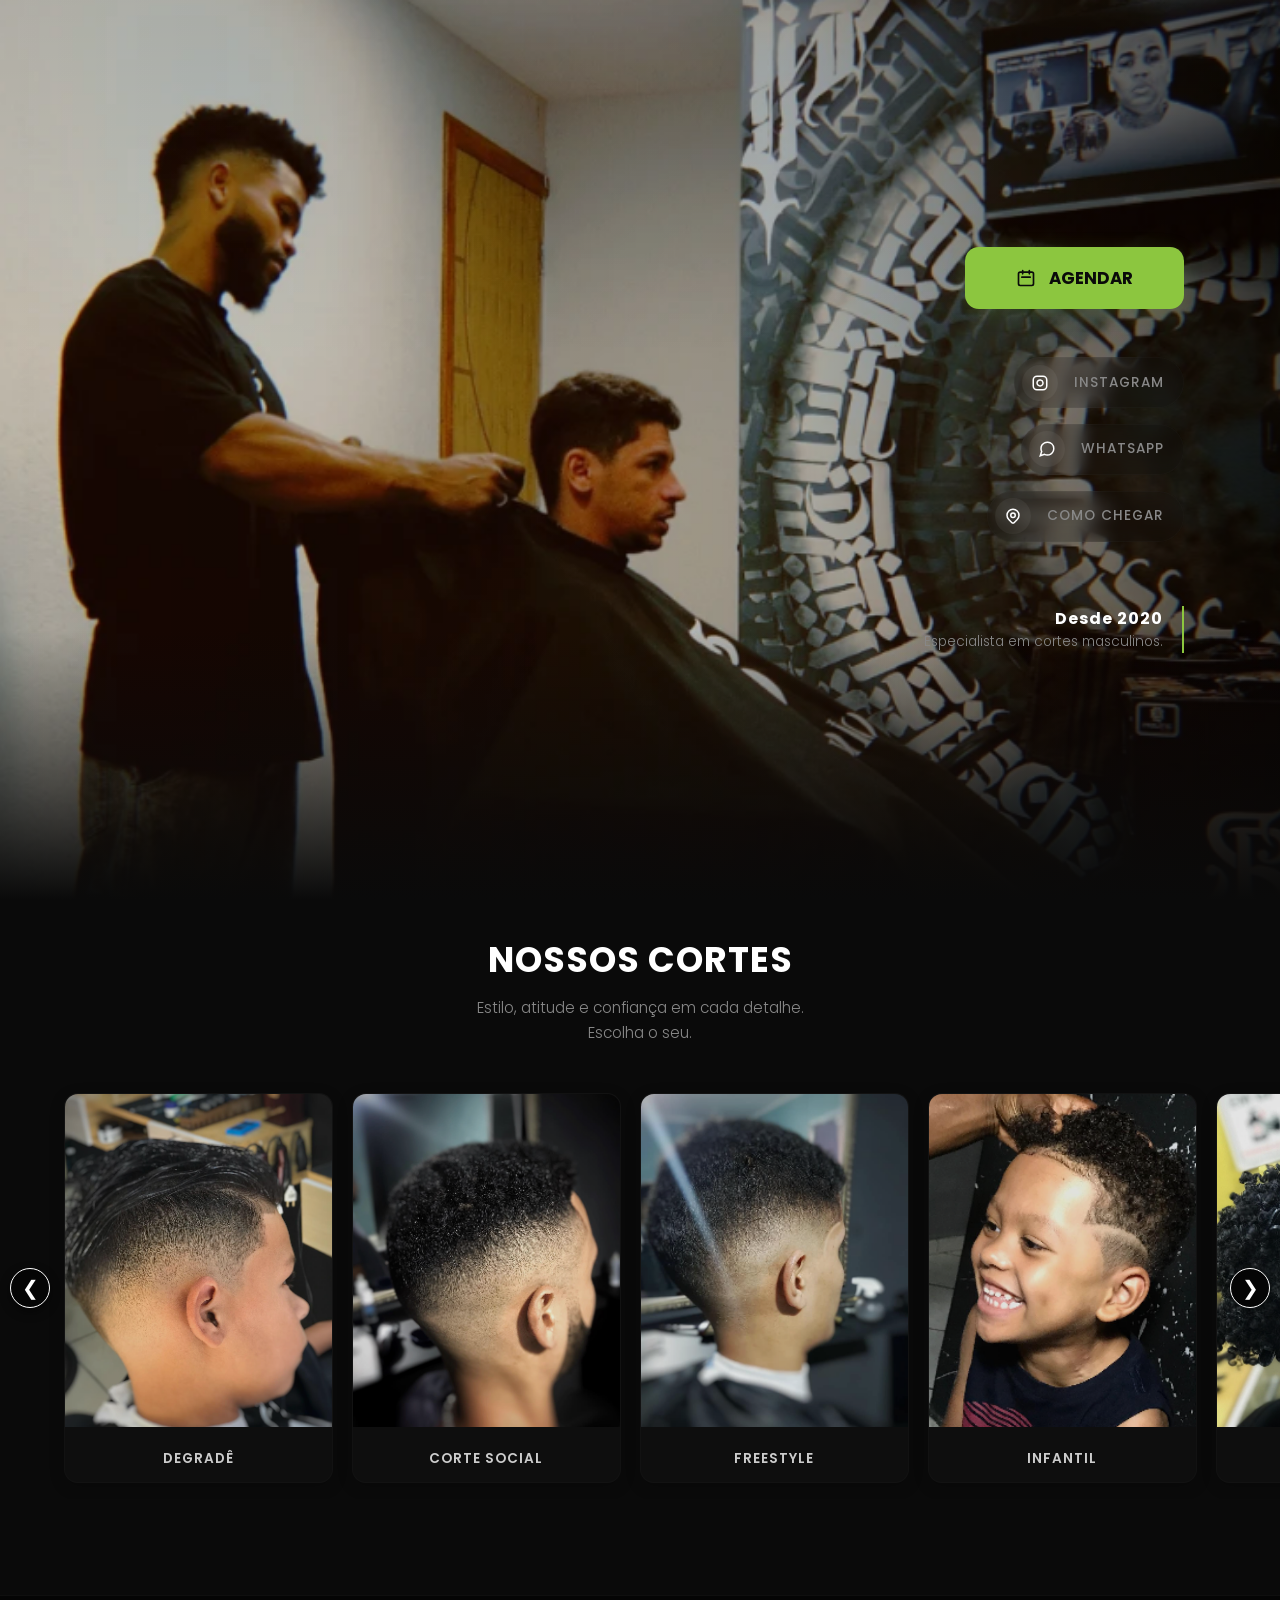
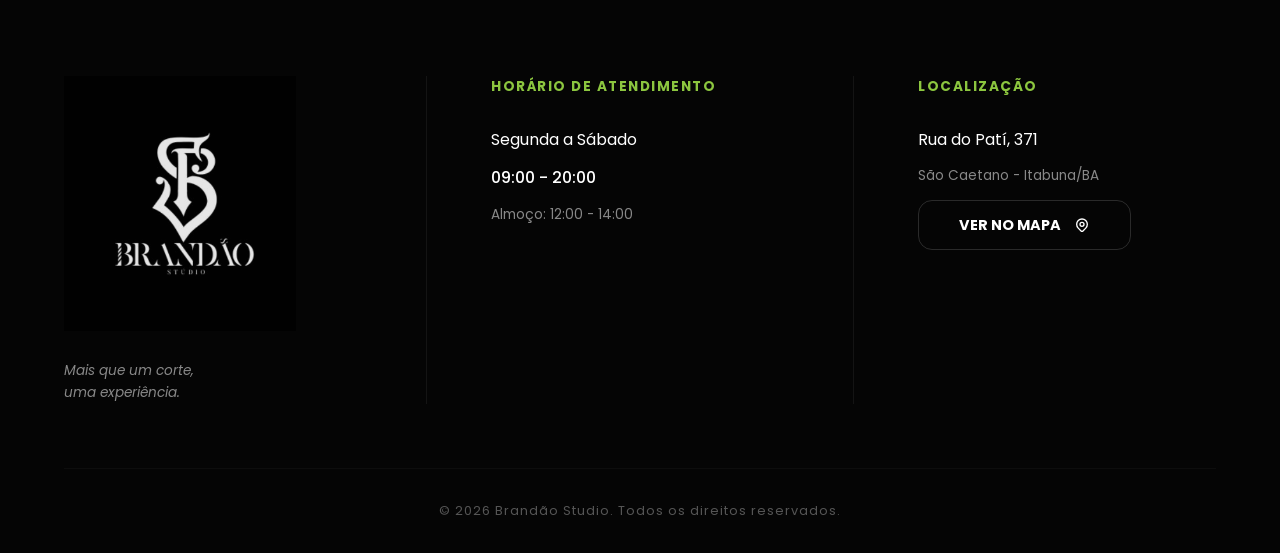
<file: index.html>
<!DOCTYPE html>
<html lang="pt-BR">
<head>
    <meta charset="UTF-8">
    <meta name="viewport" content="width=device-width, initial-scale=1.0">
    <title>Brandão Studio - Barbearia</title>
    <link rel="preconnect" href="https://fonts.googleapis.com">
    <link rel="preconnect" href="https://fonts.gstatic.com" crossorigin>
    <link href="https://fonts.googleapis.com/css2?family=Poppins:wght@300;400;500;600;700;800&display=swap" rel="stylesheet">
    <link rel="stylesheet" href="styles.css">
</head>
<body>

    <main>
        <!-- Hero Section -->
        <section class="hero">
            <!-- Logo removida do canto superior esquerdo -->
            
            <div class="hero__sidebar">
                <a href="agendar.html" class="hero__button">
                    <svg width="20" height="20" fill="none" stroke="currentColor" stroke-width="2" viewBox="0 0 24 24"><path stroke-linecap="round" stroke-linejoin="round" d="M8 7V3m8 4V3m-9 8h10M5 21h14a2 2 0 002-2V7a2 2 0 00-2-2H5a2 2 0 00-2 2v12a2 2 0 002 2z"></path></svg>
                    AGENDAR
                </a>
                
                <div class="hero__social">
                    <a href="#" class="social-link" aria-label="Instagram">
                        <span class="icon-circle">
                            <svg width="18" height="18" fill="none" stroke="currentColor" stroke-width="2" viewBox="0 0 24 24"><rect width="18" height="18" x="3" y="3" rx="5" ry="5"></rect><path d="M16 11.37A4 4 0 1112.63 8 4 4 0 0116 11.37zM17.5 6.5h.01"></path></svg>
                        </span>
                        INSTAGRAM
                    </a>
                    <a href="#" class="social-link" aria-label="WhatsApp">
                        <span class="icon-circle">
                            <svg width="18" height="18" fill="none" stroke="currentColor" stroke-width="2" viewBox="0 0 24 24"><path d="M21 11.5a8.38 8.38 0 01-.9 3.8 8.5 8.5 0 01-7.6 4.7 8.38 8.38 0 01-3.8-.9L3 21l1.9-5.7a8.38 8.38 0 01-.9-3.8 8.5 8.5 0 014.7-7.6 8.38 8.38 0 013.8-.9h.5a8.48 8.48 0 018 8v.5z"></path></svg>
                        </span>
                        WHATSAPP
                    </a>
                    <a href="#" class="social-link" aria-label="Google Maps">
                        <span class="icon-circle">
                            <svg width="18" height="18" fill="none" stroke="currentColor" stroke-width="2" viewBox="0 0 24 24"><path stroke-linecap="round" stroke-linejoin="round" d="M17.657 16.657L13.414 20.9a1.998 1.998 0 01-2.827 0l-4.244-4.243a8 8 0 1111.314 0z"></path><path stroke-linecap="round" stroke-linejoin="round" d="M15 11a3 3 0 11-6 0 3 3 0 016 0z"></path></svg>
                        </span>
                        COMO CHEGAR
                    </a>
                </div>

                <!-- Detalhe textual preenchendo a composição -->
                <div class="hero__about-text">
                    <p class="about-year">Desde 2020</p>
                    <p class="about-desc">Especialista em cortes masculinos.</p>
                </div>
            </div>
        </section>

        <!-- Galeria -->
        <section class="gallery">
            <header class="section-header">
                <h2>NOSSOS CORTES</h2>
                <p>Estilo, atitude e confiança em cada detalhe.<br>Escolha o seu.</p>
            </header>

            <div class="gallery__carousel">
                <div class="gallery__item">
                    <img src="assets/galeria/galeria-01.png" alt="Degradê">
                    <div class="gallery__item-title">DEGRADÊ</div>
                </div>
                <div class="gallery__item">
                    <img src="assets/galeria/galeria-02.png" alt="Corte Social">
                    <div class="gallery__item-title">CORTE SOCIAL</div>
                </div>
                <div class="gallery__item">
                    <img src="assets/galeria/galeria-03.png" alt="Freestyle">
                    <div class="gallery__item-title">FREESTYLE</div>
                </div>
                <div class="gallery__item">
                    <img src="assets/galeria/galeria-04.png" alt="Infantil">
                    <div class="gallery__item-title">INFANTIL</div>
                </div>
                <div class="gallery__item">
                    <img src="assets/galeria/galeria-05.png" alt="Cachos">
                    <div class="gallery__item-title">CACHOS</div>
                </div>
                <div class="gallery__item">
                    <img src="assets/galeria/galeria-06.png" alt="Degradê">
                    <div class="gallery__item-title">DEGRADÊ</div>
                </div>
                <div class="gallery__item">
                    <img src="assets/galeria/galeria-07.png" alt="Degradê">
                    <div class="gallery__item-title">DEGRADÊ</div>
                </div>
                <div class="gallery__item">
                    <img src="assets/galeria/galeria-08.png" alt="Corte Premium">
                    <div class="gallery__item-title">CORTE PREMIUM</div>
                </div>
                <div class="gallery__item">
                    <img src="assets/galeria/galeria-09.png" alt="Social">
                    <div class="gallery__item-title">SOCIAL</div>
                </div>
            </div>
        </section>
    </main>

    <footer class="footer">
        <div class="footer__container">
            <div class="footer__col footer__col--brand">
                <img src="assets/logo/logo-principal.png" alt="Logo Brandão Studio" class="footer__logo">
                <p class="footer__slogan">Mais que um corte,<br>uma experiência.</p>
            </div>

            <div class="footer__col">
                <h3 class="footer__title">HORÁRIO DE ATENDIMENTO</h3>
                <p>Segunda a Sábado</p>
                <p class="footer__highlight">09:00 - 20:00</p>
                <p class="footer__subtext">Almoço: 12:00 - 14:00</p>
            </div>

            <div class="footer__col">
                <h3 class="footer__title">LOCALIZAÇÃO</h3>
                <p>Rua do Patí, 371</p>
                <p class="footer__subtext">São Caetano - Itabuna/BA</p>
                <a href="#" class="hero__button hero__button--outline" aria-label="Google Maps">
                    VER NO MAPA 
                    <svg width="16" height="16" fill="none" stroke="currentColor" stroke-width="2" viewBox="0 0 24 24"><path stroke-linecap="round" stroke-linejoin="round" d="M17.657 16.657L13.414 20.9a1.998 1.998 0 01-2.827 0l-4.244-4.243a8 8 0 1111.314 0z"></path><path stroke-linecap="round" stroke-linejoin="round" d="M15 11a3 3 0 11-6 0 3 3 0 016 0z"></path></svg>
                </a>
            </div>
        </div>
        <div class="footer__copy">
            <p>© 2026 Brandão Studio. Todos os direitos reservados.</p>
        </div>
    </footer>

    <script src="app.js" defer></script>
</body>
</html>
</file>
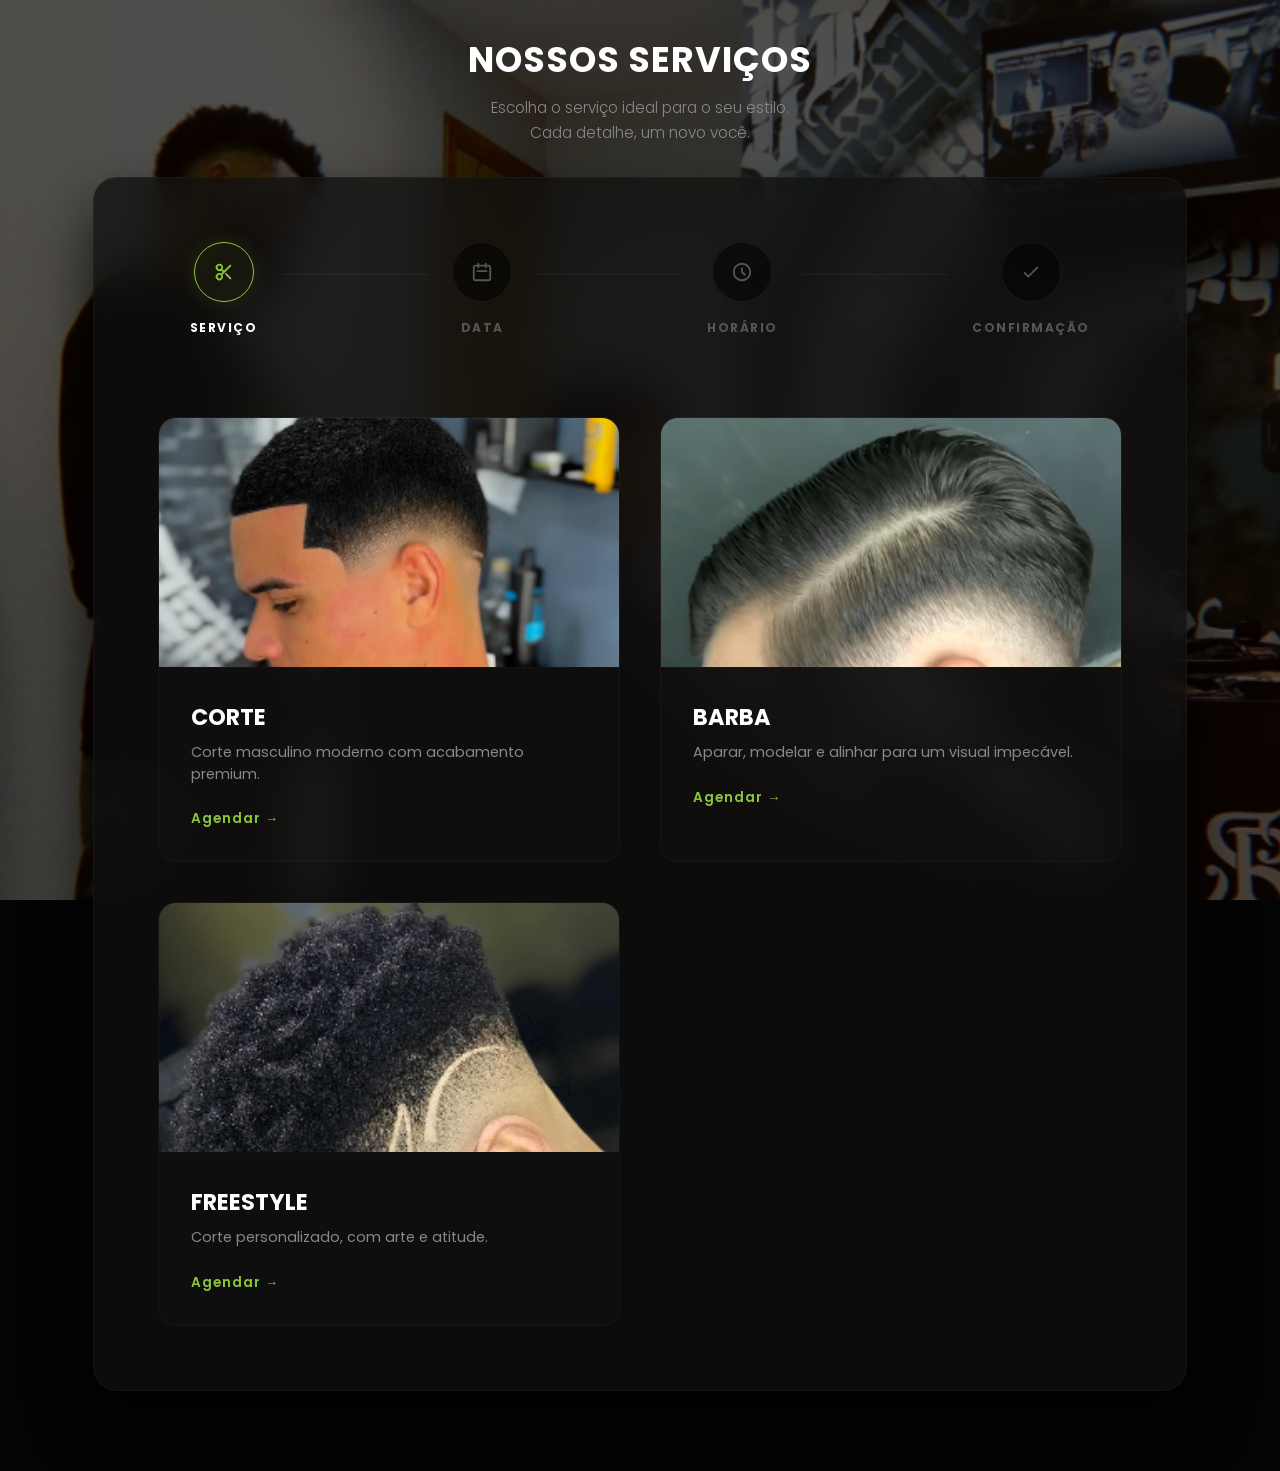
<file: agendar.html>
<!DOCTYPE html>
<html lang="pt-BR">
<head>
    <meta charset="UTF-8">
    <meta name="viewport" content="width=device-width, initial-scale=1.0">
    <title>Agendar Horário - Brandão Studio</title>
    <link rel="preconnect" href="https://fonts.googleapis.com">
    <link rel="preconnect" href="https://fonts.gstatic.com" crossorigin>
    <link href="https://fonts.googleapis.com/css2?family=Poppins:wght@300;400;500;600;700;800&display=swap" rel="stylesheet">
    <link rel="stylesheet" href="styles.css">
</head>
<body class="page-agendar">

    <main class="booking">
        
        <header class="section-header">
            <h2>NOSSOS SERVIÇOS</h2>
            <p>Escolha o serviço ideal para o seu estilo.<br>Cada detalhe, um novo você.</p>
        </header>

        <!-- Painel Glassmorphism -->
        <div class="booking__panel">
            
            <div class="booking__stepper">
                <div class="step-indicator active" id="ind-service">
                    <!-- Ícone Tesoura SVG -->
                    <div class="icon"><svg width="22" height="22" fill="none" stroke="currentColor" stroke-width="2" viewBox="0 0 24 24"><path stroke-linecap="round" stroke-linejoin="round" d="M14.121 14.121L19 19m-7-7l7-7m-7 7l-2.879 2.879M12 12L9.121 9.121m0 5.758a3 3 0 10-4.243 4.243 3 3 0 004.243-4.243zm0-5.758a3 3 0 10-4.243-4.243 3 3 0 004.243 4.243z"></path></svg></div>
                    <span>SERVIÇO</span>
                </div>
                <div class="step-line"></div>
                <div class="step-indicator" id="ind-date">
                    <!-- Ícone Calendário SVG -->
                    <div class="icon"><svg width="22" height="22" fill="none" stroke="currentColor" stroke-width="2" viewBox="0 0 24 24"><path stroke-linecap="round" stroke-linejoin="round" d="M8 7V3m8 4V3m-9 8h10M5 21h14a2 2 0 002-2V7a2 2 0 00-2-2H5a2 2 0 00-2 2v12a2 2 0 002 2z"></path></svg></div>
                    <span>DATA</span>
                </div>
                <div class="step-line"></div>
                <div class="step-indicator" id="ind-time">
                    <!-- Ícone Relógio SVG -->
                    <div class="icon"><svg width="22" height="22" fill="none" stroke="currentColor" stroke-width="2" viewBox="0 0 24 24"><path stroke-linecap="round" stroke-linejoin="round" d="M12 8v4l3 3m6-3a9 9 0 11-18 0 9 9 0 0118 0z"></path></svg></div>
                    <span>HORÁRIO</span>
                </div>
                <div class="step-line"></div>
                <div class="step-indicator" id="ind-confirm">
                    <!-- Ícone Check SVG -->
                    <div class="icon"><svg width="22" height="22" fill="none" stroke="currentColor" stroke-width="2" viewBox="0 0 24 24"><path stroke-linecap="round" stroke-linejoin="round" d="M5 13l4 4L19 7"></path></svg></div>
                    <span>CONFIRMAÇÃO</span>
                </div>
            </div>

            <!-- Etapa 1: Serviços -->
            <section class="booking__step active" id="step-service">
                <div class="booking__content--services">
                    <!-- Imagem img-corte.png -->
                    <button type="button" class="booking__card" aria-label="Selecionar serviço Corte">
                        <img src="assets/servicos/img-corte.png" alt="Corte" class="booking__card-img">
                        <div class="booking__card-info">
                            <h2 class="booking__card-title">CORTE</h2>
                            <p class="booking__card-desc">Corte masculino moderno com acabamento premium.</p>
                            <span class="booking__card-link">Agendar →</span>
                        </div>
                    </button>

                    <!-- Imagem img-barba.png -->
                    <button type="button" class="booking__card" aria-label="Selecionar serviço Barba">
                        <img src="assets/servicos/img-barba.png" alt="Barba" class="booking__card-img">
                        <div class="booking__card-info">
                            <h2 class="booking__card-title">BARBA</h2>
                            <p class="booking__card-desc">Aparar, modelar e alinhar para um visual impecável.</p>
                            <span class="booking__card-link">Agendar →</span>
                        </div>
                    </button>

                    <!-- Imagem img-freestyle.png -->
                    <button type="button" class="booking__card" aria-label="Selecionar serviço Freestyle">
                        <img src="assets/servicos/img-freestyle.png" alt="Freestyle" class="booking__card-img">
                        <div class="booking__card-info">
                            <h2 class="booking__card-title">FREESTYLE</h2>
                            <p class="booking__card-desc">Corte personalizado, com arte e atitude.</p>
                            <span class="booking__card-link">Agendar →</span>
                        </div>
                    </button>
                </div>
            </section>
            
            <!-- Etapas 2, 3 e 4 foram removidas para implementação posterior -->

        </div>
    </main>

    <script src="agendar.js" defer></script>
</body>
</html>
</file>
<file: styles.css>
:root {
    --color-primary: #8CC63F; 
    --color-primary-hover: #9BE047;
    --color-bg-main: #0A0A0A;
    --color-border: rgba(255, 255, 255, 0.04);
    --text-primary: #FFFFFF;
    --text-secondary: #888888;
    --font-main: 'Poppins', sans-serif;
}

* { margin: 0; padding: 0; box-sizing: border-box; }

body {
    font-family: var(--font-main);
    background-color: var(--color-bg-main);
    color: var(--text-primary);
    -webkit-font-smoothing: antialiased;
    line-height: 1.6;
    overflow-x: hidden;
}

a { text-decoration: none; color: inherit; transition: all 0.3s ease; }
button { font-family: inherit; border: none; background: none; cursor: pointer; outline: none; }

/* ==========================================================================
   Hero (Index) - Overlay Clareado (20% mais leve) e Fade na Base
   ========================================================================== */
.hero {
    position: relative;
    width: 100%;
    min-height: 100vh;
    background-image: 
        linear-gradient(to bottom, rgba(0,0,0,0.1) 0%, rgba(0,0,0,0) 40%, rgba(0,0,0,0) 70%, #0A0A0A 100%),
        linear-gradient(to left, rgba(0,0,0,0.65) 0%, rgba(0,0,0,0.1) 40%, rgba(0,0,0,0) 100%),
        url('../assets/background/img-background.png');
    background-size: cover;
    background-position: center center;
    background-attachment: fixed;
    display: flex;
    justify-content: flex-end; 
    padding: 3rem 5%;
}

.hero__sidebar {
    display: flex;
    flex-direction: column;
    align-items: flex-end;
    justify-content: center;
    padding-right: 2rem;
    gap: 3rem;
    max-width: 400px;
}

/* Botão Premium */
.hero__button {
    background-color: var(--color-primary);
    color: #0A0A0A;
    font-size: 1.05rem;
    font-weight: 700;
    padding: 1.1rem 3.2rem;
    border-radius: 14px; 
    display: flex;
    align-items: center;
    justify-content: center;
    gap: 0.8rem;
    transition: all 0.3s cubic-bezier(0.25, 0.8, 0.25, 1);
    box-shadow: 0 4px 20px rgba(140, 198, 63, 0.15); 
}

.hero__button:hover {
    transform: translateY(-2px);
    background-color: var(--color-primary-hover);
    box-shadow: 0 8px 25px rgba(140, 198, 63, 0.3);
}

.hero__button--outline {
    background-color: transparent;
    color: var(--text-primary);
    border: 1px solid rgba(255,255,255,0.15);
    padding: 0.8rem 2.5rem;
    font-size: 0.9rem;
    box-shadow: none;
}
.hero__button--outline:hover {
    background-color: rgba(255,255,255,0.03);
    border-color: var(--color-primary);
    color: var(--color-primary);
    box-shadow: none;
}

/* Ícones Sociais Glassmorphism */
.hero__social {
    display: flex;
    flex-direction: column;
    gap: 1rem;
    align-items: flex-end;
}

.social-link {
    display: flex;
    align-items: center;
    gap: 1rem;
    font-weight: 500;
    font-size: 0.85rem;
    letter-spacing: 1px;
    color: var(--text-secondary);
    background: rgba(15, 15, 15, 0.2);
    backdrop-filter: blur(8px);
    padding: 0.4rem 1.2rem 0.4rem 0.4rem;
    border-radius: 50px;
    border: 1px solid rgba(255, 255, 255, 0.02);
    transition: all 0.3s ease;
}

.icon-circle {
    width: 36px;
    height: 36px;
    border-radius: 50%;
    background: rgba(255, 255, 255, 0.05);
    display: flex;
    align-items: center;
    justify-content: center;
    color: #FFF;
    transition: all 0.3s ease;
}

.social-link:hover {
    color: #FFF;
    background: rgba(15, 15, 15, 0.5);
    border-color: rgba(255, 255, 255, 0.08);
    transform: translateX(-5px);
}
.social-link:hover .icon-circle {
    background: var(--color-primary);
    color: #0A0A0A;
}

/* Novo bloco de texto na Hero */
.hero__about-text {
    text-align: right;
    margin-top: 1rem;
    border-right: 2px solid var(--color-primary);
    padding-right: 1.2rem;
}
.about-year {
    color: #FFF;
    font-weight: 700;
    font-size: 1rem;
    letter-spacing: 1px;
}
.about-desc {
    color: var(--text-secondary);
    font-size: 0.85rem;
    font-weight: 300;
}

/* ==========================================================================
   Títulos de Seção
   ========================================================================== */
.section-header {
    text-align: center;
    margin-bottom: 2rem;
    padding-top: 2rem;
}

.section-header h2 {
    font-size: 2.2rem;
    font-weight: 700; 
    letter-spacing: 1px;
    margin-bottom: 0.5rem;
    color: #FFF;
}

.section-header p {
    color: var(--text-secondary); 
    font-size: 0.95rem;
    font-weight: 300;
}

/* ==========================================================================
   Galeria Premium
   ========================================================================== */
.gallery {
    background-color: #0A0A0A;
    padding-bottom: 6rem;
    width: 100%;
}

.gallery__carousel {
    display: flex;
    gap: 1.2rem; 
    overflow-x: auto;
    padding: 1rem 5%;
    scroll-behavior: smooth;
    scrollbar-width: none; 
}
.gallery__carousel::-webkit-scrollbar { display: none; }

.gallery__item {
    flex: 0 0 calc(25% - 1.2rem); 
    min-width: 260px; 
    border: 1px solid rgba(255, 255, 255, 0.02); 
    border-radius: 14px; 
    background-color: rgba(15,15,15, 0.8);
    overflow: hidden;
    position: relative;
    transition: all 0.35s ease;
    box-shadow: 0 4px 15px rgba(0,0,0,0.2); 
}

/* CORREÇÃO DO CORTE DA IMAGEM: Proporção natural e posicionamento focado no topo */
.gallery__item img {
    width: 100%;
    height: auto; 
    aspect-ratio: 4 / 5; /* Formato retrato para evitar cortes verticais severos */
    object-fit: cover;
    object-position: center 10%; /* Prende a imagem próximo ao topo para focar no cabelo/rosto */
    transition: transform 0.4s ease;
    filter: brightness(0.9);
}

.gallery__item:hover {
    border-color: rgba(140, 198, 63, 0.2);
    box-shadow: 0 8px 25px rgba(0,0,0,0.4);
    transform: translateY(-3px);
}

.gallery__item:hover img {
    transform: scale(1.03); 
    filter: brightness(1.1);
}

.gallery__item-title {
    text-align: center;
    padding: 0.8rem;
    font-weight: 600;
    font-size: 0.85rem;
    letter-spacing: 1px;
    color: #CCC;
}

/* Estilização dos botões injetados pelo JS */
.gallery div[style*="position: relative"] button {
    background-color: #050505 !important;
    border: 1px solid #FFF !important;
    color: #FFF !important;
    width: 40px !important;
    height: 40px !important;
    box-shadow: 0 4px 10px rgba(0,0,0,0.5) !important;
    transition: all 0.3s ease !important;
}
.gallery div[style*="position: relative"] button:hover {
    border-color: var(--color-primary) !important;
    color: var(--color-primary) !important;
    transform: translateY(-50%) scale(1.05) !important;
}

/* ==========================================================================
   Página Agendar
   ========================================================================== */
.page-agendar {
    background-image: url('../assets/background/img-background.png');
    background-attachment: fixed;
    background-size: cover;
    background-position: center;
}

.booking {
    padding: 0 5% 5rem 5%;
    display: flex;
    flex-direction: column;
    align-items: center;
    background-color: rgba(0, 0, 0, 0.6); 
    min-height: 100vh;
}

.booking__panel {
    background-color: rgba(15, 15, 15, 0.75); 
    backdrop-filter: blur(24px); 
    -webkit-backdrop-filter: blur(24px);
    border: 1px solid rgba(255, 255, 255, 0.03); 
    border-radius: 24px; 
    width: 95%;
    max-width: 1350px;
    padding: 4rem;
    box-shadow: 0 30px 60px rgba(0,0,0,0.8); 
}

/* Stepper (Progresso) */
.booking__stepper {
    display: flex;
    align-items: center;
    justify-content: space-between;
    margin-bottom: 5rem;
    max-width: 900px;
    margin-left: auto;
    margin-right: auto;
}

.step-indicator {
    display: flex;
    flex-direction: column;
    align-items: center;
    gap: 1rem;
    color: #555;
    transition: color 0.4s ease;
}

.step-indicator .icon {
    width: 60px;
    height: 60px;
    border-radius: 50%;
    border: 1px solid rgba(255, 255, 255, 0.05);
    display: flex;
    align-items: center;
    justify-content: center;
    background-color: rgba(0,0,0,0.5);
    transition: all 0.4s ease;
}

.step-indicator span { font-size: 0.75rem; font-weight: 700; letter-spacing: 1.5px; }

.step-indicator.active { color: #FFF; }
.step-indicator.active .icon {
    border-color: var(--color-primary);
    color: var(--color-primary);
    background-color: rgba(140, 198, 63, 0.05);
    box-shadow: 0 0 20px rgba(140, 198, 63, 0.15);
}

.step-line {
    flex: 1;
    height: 1px;
    background-color: rgba(255, 255, 255, 0.05);
    margin: 0 1.5rem;
    transform: translateY(-15px);
}

/* Telas das Etapas */
.booking__step { display: none; animation: subtleFade 0.35s ease forwards; }
.booking__step.active { display: block; }
@keyframes subtleFade { 
    from { opacity: 0; transform: translateY(10px); } 
    to { opacity: 1; transform: translateY(0); } 
}

.step-title { font-size: 1.8rem; font-weight: 700; margin-bottom: 0.3rem; color: #FFF;}
.step-subtitle { color: var(--text-secondary); font-size: 0.95rem; margin-bottom: 3rem; font-weight: 300;}

/* Cards de Serviço - Aparência de Seleção */
.booking__content--services {
    display: grid;
    grid-template-columns: repeat(auto-fit, minmax(320px, 1fr));
    gap: 2.5rem;
}

.booking__card {
    background-color: rgba(255,255,255,0.01);
    border: 1px solid rgba(255,255,255,0.03);
    border-radius: 18px;
    overflow: hidden;
    display: flex;
    flex-direction: column;
    text-align: left;
    transition: all 0.3s ease;
    cursor: pointer;
    position: relative;
}

.booking__card::after {
    content: '';
    background-image: url('data:image/svg+xml;utf8,<svg xmlns="http://www.w3.org/2000/svg" width="16" height="16" fill="%230A0A0A" viewBox="0 0 24 24"><path stroke-linecap="round" stroke-linejoin="round" stroke-width="3" stroke="%230A0A0A" d="M5 13l4 4L19 7"/></svg>');
    background-repeat: no-repeat;
    background-position: center;
    position: absolute;
    top: 15px;
    right: 15px;
    width: 32px;
    height: 32px;
    background-color: var(--color-primary);
    border-radius: 50%;
    opacity: 0;
    transform: scale(0.5);
    transition: all 0.3s ease;
}

.booking__card:hover {
    border-color: var(--color-primary);
    background-color: rgba(140, 198, 63, 0.02);
    box-shadow: 0 10px 30px rgba(0,0,0,0.3);
}

.booking__card:hover::after {
    opacity: 1;
    transform: scale(1);
}

/* CORREÇÃO DAS IMAGENS DE SERVIÇO: Mantém formato vertical e evita cortes brutos */
.booking__card-img {
    width: 100%;
    height: 250px;
    object-fit: cover;
    object-position: center 10%;
    border-bottom: 1px solid rgba(255,255,255,0.02);
}

.booking__card-info { padding: 2rem; }
.booking__card-title { font-size: 1.4rem; font-weight: 700; color: #FFF; margin-bottom: 0.5rem; }
.booking__card-desc { font-size: 0.9rem; color: var(--text-secondary); margin-bottom: 1.5rem; line-height: 1.5;}
.booking__card-link { color: var(--color-primary); font-size: 0.85rem; font-weight: 600; letter-spacing: 1px;}

/* ==========================================================================
   Footer Premium
   ========================================================================== */
.footer {
    background-color: #050505; 
    border-top: 1px solid var(--color-border);
    padding: 5rem 5% 0 5%;
}

.footer__container {
    display: flex;
    justify-content: center;
    gap: 4rem;
    max-width: 1200px;
    margin: 0 auto 4rem auto;
}

.footer__col {
    flex: 1;
    display: flex;
    flex-direction: column;
    align-items: flex-start;
    gap: 0.8rem;
}

.footer__col:not(:last-child) {
    border-right: 1px solid rgba(255,255,255,0.06);
    padding-right: 4rem;
}

.footer__logo { max-width: 250px; margin-bottom: 1rem; filter: opacity(0.9); }
.footer__slogan { color: var(--text-secondary); font-size: 0.85rem; font-style: italic; line-height: 1.6;}

.footer__title { color: var(--color-primary); font-size: 0.85rem; font-weight: 700; margin-bottom: 1rem; letter-spacing: 1.5px; }
.footer__highlight { color: #FFF; font-weight: 500;}
.footer__subtext { color: var(--text-secondary); font-size: 0.85rem; }

.footer__copy {
    text-align: center;
    padding: 2rem;
    border-top: 1px solid rgba(255,255,255,0.03);
    color: #555;
    font-size: 0.8rem;
    letter-spacing: 1px;
}

/* Responsivo */
@media (max-width: 1024px) {
    .booking__panel { padding: 3rem 2rem; }
    .footer__container { flex-wrap: wrap; gap: 3rem; }
    .footer__col:not(:last-child) { border-right: none; padding-right: 0; }
}

@media (max-width: 768px) {
    .hero { flex-direction: column; justify-content: center; align-items: center; text-align: center; }
    .hero__sidebar { align-items: center; padding: 0; text-align: center;}
    .hero__social { align-items: center; }
    .hero__about-text { border-right: none; border-top: 2px solid var(--color-primary); padding-right: 0; padding-top: 1rem;}
    
    .booking__stepper { display: none; }
}
</file>
